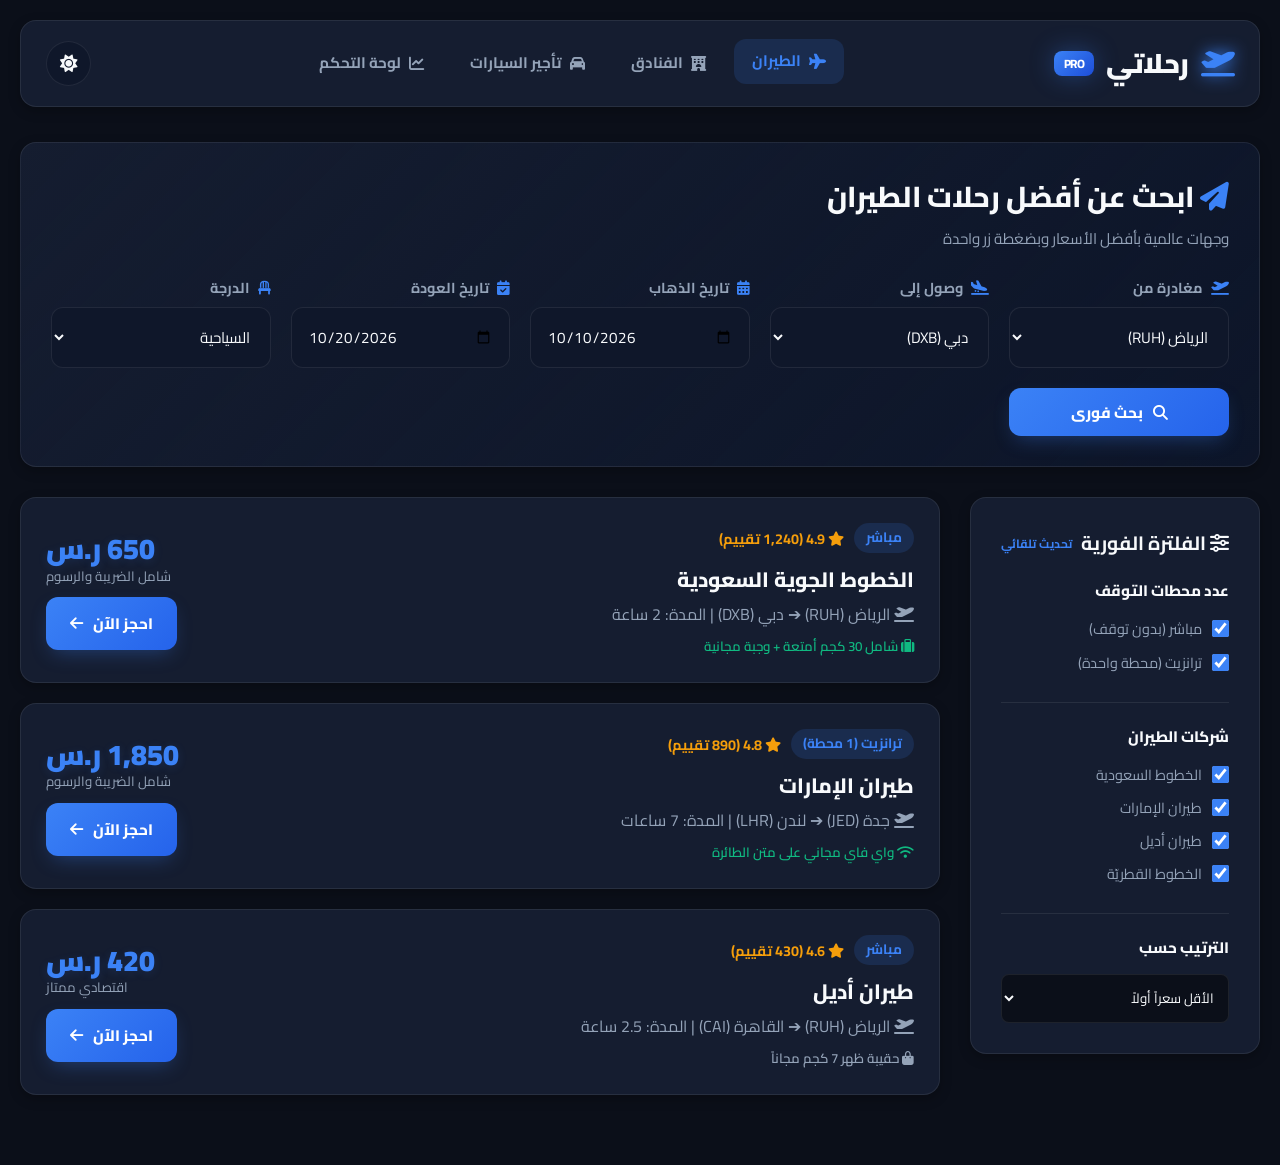
<file: index.html>
<!DOCTYPE html>
<html lang="ar" dir="rtl" data-theme="dark">

<head>
    <meta charset="UTF-8">
    <meta name="viewport" content="width=device-width, initial-scale=1.0">
    <title>رحلاتي PRO - الرئيسية وحجز الطيران</title>
    <!-- Font Awesome Icons -->
    <link rel="stylesheet" href="https://cdnjs.cloudflare.com/ajax/libs/font-awesome/6.4.0/css/all.min.css">
    <!-- Main CSS -->
    <link rel="stylesheet" href="css/style.css">
</head>

<body>

    <div class="app-container">
        <!-- Navigation Bar -->
        <nav class="navbar">
            <div class="logo">
                <i class="fa-solid fa-plane-departure" style="color: var(--primary);"></i>
                <span>رحلاتي</span> <span class="brand-tag">PRO</span>
            </div>

            <div class="nav-links">
                <a href="index.html" class="active"><i class="fa-solid fa-plane"></i> الطيران</a>
                <a href="hotel-details.html"><i class="fa-solid fa-hotel"></i> الفنادق</a>
                <a href="car-rental.html"><i class="fa-solid fa-car"></i> تأجير السيارات</a>
                <a href="dashboard.html"><i class="fa-solid fa-chart-line"></i> لوحة التحكم</a>
            </div>

            <div class="header-actions">
                <button class="icon-btn" id="themeToggleBtn" title="تبديل الثيم">
                    <i class="fa-solid fa-sun" id="themeIcon"></i>
                </button>
                <button class="icon-btn mobile-only" id="mobileMenuBtn" title="القائمة">
                    <i class="fa-solid fa-bars"></i>
                </button>
            </div>
        </nav>

        <!-- Search Flight Form Header -->
        <header class="card-box"
            style="margin-bottom: 30px; background: linear-gradient(135deg, var(--bg-surface), rgba(37, 99, 235, 0.08));">
            <h1 style="font-size: 1.8rem; font-weight: 800; margin-bottom: 8px;">
                <i class="fa-solid fa-paper-plane" style="color: var(--primary);"></i> ابحث عن أفضل رحلات الطيران
            </h1>
            <p style="color: var(--text-muted); font-size: 0.95rem;">وجهات عالمية بأفضل الأسعار وبضغطة زر واحدة</p>

            <form class="real-search-form grid-form">
                <div class="form-group">
                    <label><i class="fa-solid fa-plane-departure"></i> مغادرة من</label>
                    <select required>
                        <option value="RUH">الرياض (RUH)</option>
                        <option value="JED">جدة (JED)</option>

                        <option value="DMM">الدمام (DMM)</option>
                    </select>
                </div>

                <div class="form-group">
                    <label><i class="fa-solid fa-plane-arrival"></i> وصول إلى</label>
                    <select required>
                        <option value="DXB">دبي (DXB)</option>
                        <option value="CAI">القاهرة (CAI)</option>
                        <option value="IST">إسطنبول (IST)</option>
                        <option value="LHR">لندن (LHR)</option>
                    </select>
                </div>

                <div class="form-group">
                    <label><i class="fa-solid fa-calendar-days"></i> تاريخ الذهاب</label>
                    <input type="date" required value="2026-10-10">
                </div>

                <div class="form-group">
                    <label><i class="fa-solid fa-calendar-check"></i> تاريخ العودة</label>
                    <input type="date" value="2026-10-20">
                </div>

                <div class="form-group">
                    <label><i class="fa-solid fa-chair"></i> الدرجة</label>
                    <select>
                        <option value="eco">السياحية</option>
                        <option value="bus">الأعمال</option>
                        <option value="first">الأولى</option>
                    </select>
                </div>

                <div class="form-group" style="display: flex; align-items: flex-end;">
                    <button type="submit" class="action-btn primary" style="width: 100%; height: 48px;">
                        <i class="fa-solid fa-magnifying-glass"></i> بحث فورى
                    </button>
                </div>
            </form>
        </header>

        <!-- Main Content Layout (Sidebar + Results) -->
        <div class="content-layout">
            <!-- Filter Sidebar -->
            <aside class="card-box filter-sidebar">
                <h3
                    style="margin-bottom: 20px; font-size: 1.2rem; display: flex; align-items: center; justify-content: space-between;">
                    <span><i class="fa-solid fa-sliders"></i> الفلترة الفورية</span>
                    <small style="font-size: 0.75rem; color: var(--primary);">تحديث تلقائي</small>
                </h3>

                <div class="filter-group">
                    <h4>عدد محطات التوقف</h4>
                    <label><input type="checkbox" checked> مباشر (بدون توقف)</label>
                    <label><input type="checkbox" checked> ترانزيت (محطة واحدة)</label>
                </div>

                <div class="filter-group">
                    <h4>شركات الطيران</h4>
                    <label><input type="checkbox" checked> الخطوط السعودية</label>
                    <label><input type="checkbox" checked> طيران الإمارات</label>
                    <label><input type="checkbox" checked> طيران أديل</label>
                    <label><input type="checkbox" checked> الخطوط القطريّة</label>
                </div>

                <div class="filter-group">
                    <h4>الترتيب حسب</h4>
                    <select
                        style="width: 100%; padding: 10px; border-radius: 8px; border: 1px solid var(--border-color); background: var(--bg-body); color: var(--text-main);">
                        <option value="price-asc">الأقل سعراً أولاً</option>
                        <option value="rating-desc">الأعلى تقييماً</option>
                        <option value="duration-asc">الأقصر مدة</option>
                    </select>
                </div>
            </aside>

            <!-- Results Section -->
            <main>
                <!-- Flight Card 1 -->
                <div class="result-card">
                    <div>
                        <div style="display: flex; gap: 10px; align-items: center; margin-bottom: 10px;">
                            <span
                                style="background: var(--primary-light); color: var(--primary); padding: 4px 12px; border-radius: 20px; font-weight: 700; font-size: 0.85rem;">مباشر</span>
                            <span style="color: var(--accent); font-weight: 700; font-size: 0.9rem;"><i
                                    class="fa-solid fa-star"></i> 4.9 (1,240 تقييم)</span>
                        </div>
                        <h2>الخطوط الجوية السعودية</h2>
                        <p class="flight-type" style="color: var(--text-muted); margin-top: 5px;">
                            <i class="fa-solid fa-plane-departure"></i> الرياض (RUH) ➔ دبي (DXB) | المدة: 2 ساعة
                        </p>
                        <small style="color: var(--success); font-weight: 600; display: block; margin-top: 8px;">
                            <i class="fa-solid fa-suitcase"></i> شامل 30 كجم أمتعة + وجبة مجانية
                        </small>
                    </div>
                    <div class="price-box">
                        <div class="price">650 ر.س</div>
                        <small style="color: var(--text-muted); display: block; margin-bottom: 10px;">شامل الضريبة
                            والرسوم</small>
                        <button class="action-btn primary real-book-btn">
                            احجز الآن <i class="fa-solid fa-arrow-left"></i>
                        </button>
                    </div>
                </div>

                <!-- Flight Card 2 -->
                <div class="result-card">
                    <div>
                        <div style="display: flex; gap: 10px; align-items: center; margin-bottom: 10px;">
                            <span
                                style="background: var(--primary-light); color: var(--primary); padding: 4px 12px; border-radius: 20px; font-weight: 700; font-size: 0.85rem;">ترانزيت
                                (1 محطة)</span>
                            <span style="color: var(--accent); font-weight: 700; font-size: 0.9rem;"><i
                                    class="fa-solid fa-star"></i> 4.8 (890 تقييم)</span>
                        </div>
                        <h2>طيران الإمارات</h2>
                        <p class="flight-type" style="color: var(--text-muted); margin-top: 5px;">
                            <i class="fa-solid fa-plane-departure"></i> جدة (JED) ➔ لندن (LHR) | المدة: 7 ساعات
                        </p>
                        <small style="color: var(--success); font-weight: 600; display: block; margin-top: 8px;">
                            <i class="fa-solid fa-wifi"></i> واي فاي مجاني على متن الطائرة
                        </small>
                    </div>
                    <div class="price-box">
                        <div class="price">1,850 ر.س</div>
                        <small style="color: var(--text-muted); display: block; margin-bottom: 10px;">شامل الضريبة
                            والرسوم</small>
                        <button class="action-btn primary real-book-btn">
                            احجز الآن <i class="fa-solid fa-arrow-left"></i>
                        </button>
                    </div>
                </div>

                <!-- Flight Card 3 -->
                <div class="result-card">
                    <div>
                        <div style="display: flex; gap: 10px; align-items: center; margin-bottom: 10px;">
                            <span
                                style="background: var(--primary-light); color: var(--primary); padding: 4px 12px; border-radius: 20px; font-weight: 700; font-size: 0.85rem;">مباشر</span>
                            <span style="color: var(--accent); font-weight: 700; font-size: 0.9rem;"><i
                                    class="fa-solid fa-star"></i> 4.6 (430 تقييم)</span>
                        </div>
                        <h2>طيران أديل</h2>
                        <p class="flight-type" style="color: var(--text-muted); margin-top: 5px;">
                            <i class="fa-solid fa-plane-departure"></i> الرياض (RUH) ➔ القاهرة (CAI) | المدة: 2.5 ساعة
                        </p>
                        <small style="color: var(--text-muted); font-weight: 600; display: block; margin-top: 8px;">
                            <i class="fa-solid fa-bag-shopping"></i> حقيبة ظهر 7 كجم مجاناً
                        </small>
                    </div>
                    <div class="price-box">
                        <div class="price">420 ر.س</div>
                        <small style="color: var(--text-muted); display: block; margin-bottom: 10px;">اقتصادي
                            ممتاز</small>
                        <button class="action-btn primary real-book-btn">
                            احجز الآن <i class="fa-solid fa-arrow-left"></i>
                        </button>
                    </div>
                </div>

            </main>
        </div>
    </div>

    <!-- Main JS File -->
    <script src="js/main.js"></script>
</body>

</html>
</file>
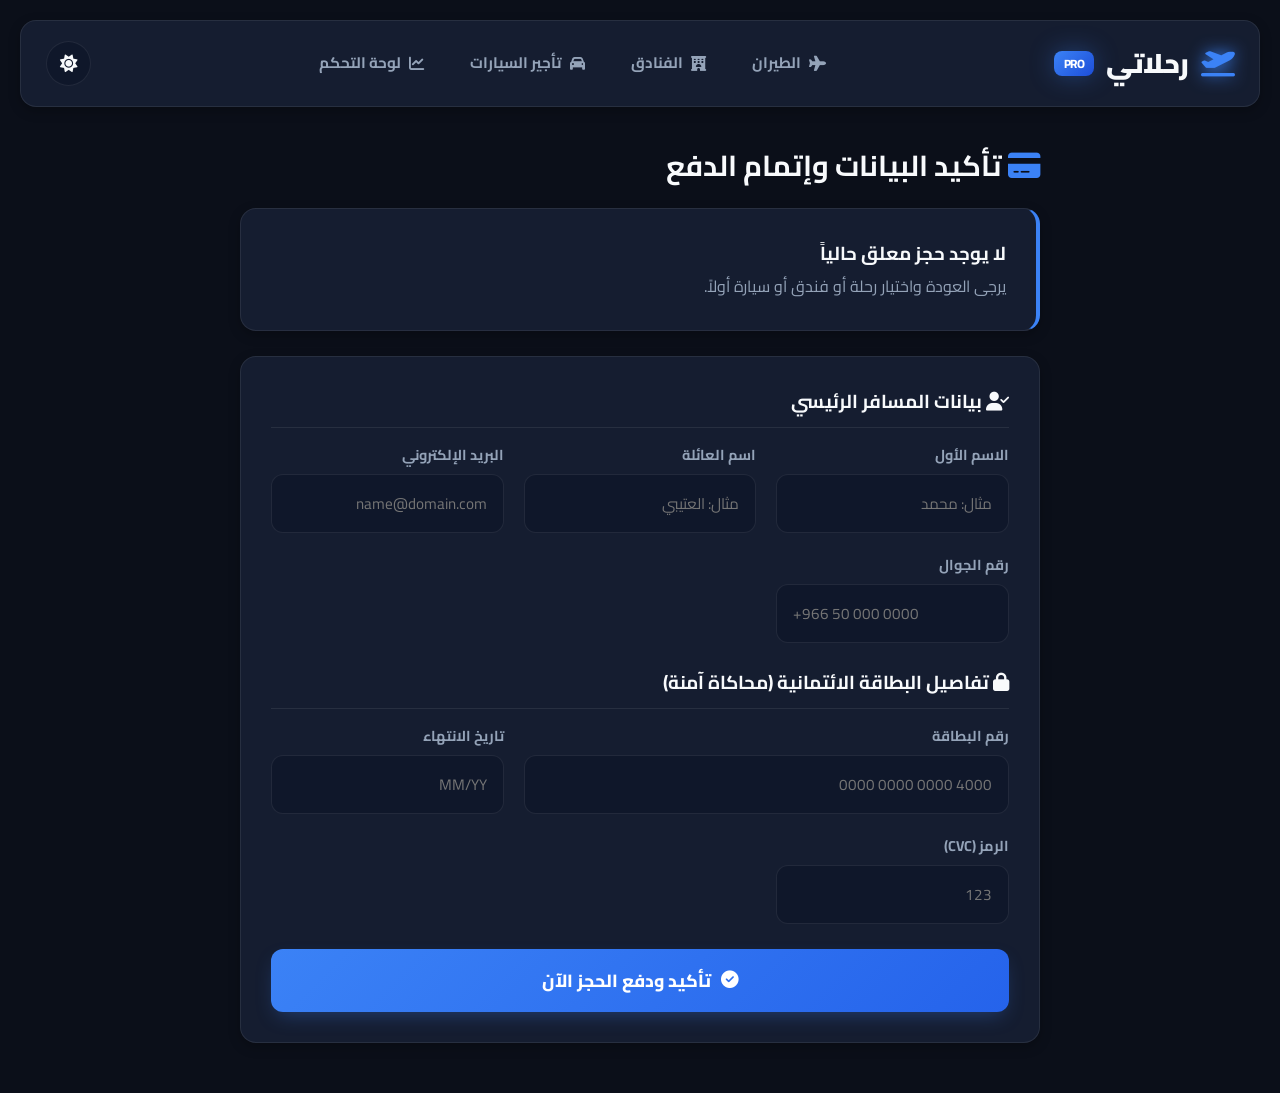
<file: booking.html>
<!DOCTYPE html>
<html lang="ar" dir="rtl" data-theme="dark">
<head>
    <meta charset="UTF-8">
    <meta name="viewport" content="width=device-width, initial-scale=1.0">
    <title>رحلاتي PRO - إتمام الحجز والدفع</title>
    <link rel="stylesheet" href="https://cdnjs.cloudflare.com/ajax/libs/font-awesome/6.4.0/css/all.min.css">
    <link rel="stylesheet" href="css/style.css">
</head>
<body>

    <div class="app-container">
        <!-- Navigation Bar -->
        <nav class="navbar">
            <div class="logo">
                <i class="fa-solid fa-plane-departure" style="color: var(--primary);"></i>
                <span>رحلاتي</span> <span class="brand-tag">PRO</span>
            </div>

            <div class="nav-links">
                <a href="index.html"><i class="fa-solid fa-plane"></i> الطيران</a>
                <a href="hotel-details.html"><i class="fa-solid fa-hotel"></i> الفنادق</a>
                <a href="car-rental.html"><i class="fa-solid fa-car"></i> تأجير السيارات</a>
                <a href="dashboard.html"><i class="fa-solid fa-chart-line"></i> لوحة التحكم</a>
            </div>

            <div class="header-actions">
                <button class="icon-btn" id="themeToggleBtn"><i class="fa-solid fa-sun" id="themeIcon"></i></button>
            </div>
        </nav>

        <div style="max-width: 800px; margin: 0 auto;">
            <h1 style="margin-bottom: 20px; font-size: 1.8rem;">
                <i class="fa-solid fa-credit-card" style="color: var(--primary);"></i> تأكيد البيانات وإتمام الدفع
            </h1>

            <!-- Selected Summary Box -->
            <div class="card-box" id="checkout-summary" style="margin-bottom: 25px; border-right: 4px solid var(--primary);">
                <!-- Dynamic Content Powered by main.js -->
            </div>

            <!-- Payment Form -->
            <form id="checkout-form" class="card-box">
                <h3 style="margin-bottom: 15px; border-bottom: 1px solid var(--border-color); padding-bottom: 10px;">
                    <i class="fa-solid fa-user-check"></i> بيانات المسافر الرئيسي
                </h3>

                <div class="grid-form" style="margin-top:0; margin-bottom:25px;">
                    <div class="form-group">
                        <label>الاسم الأول</label>
                        <input type="text" placeholder="مثال: محمد" required>
                    </div>
                    <div class="form-group">
                        <label>اسم العائلة</label>
                        <input type="text" placeholder="مثال: العتيبي" required>
                    </div>
                    <div class="form-group">
                        <label>البريد الإلكتروني</label>
                        <input type="email" placeholder="name@domain.com" required>
                    </div>
                    <div class="form-group">
                        <label>رقم الجوال</label>
                        <input type="tel" placeholder="+966 50 000 0000" required>
                    </div>
                </div>

                <h3 style="margin-bottom: 15px; border-bottom: 1px solid var(--border-color); padding-bottom: 10px;">
                    <i class="fa-solid fa-lock"></i> تفاصيل البطاقة الائتمانية (محاكاة آمنة)
                </h3>

                <div class="grid-form" style="margin-top:0;">
                    <div class="form-group" style="grid-column: span 2;">
                        <label>رقم البطاقة</label>
                        <input type="text" placeholder="4000 0000 0000 0000" maxlength="19" required>
                    </div>
                    <div class="form-group">
                        <label>تاريخ الانتهاء</label>
                        <input type="text" placeholder="MM/YY" maxlength="5" required>
                    </div>
                    <div class="form-group">
                        <label>الرمز (CVC)</label>
                        <input type="password" placeholder="123" maxlength="3" required>
                    </div>
                </div>

                <button type="submit" class="action-btn primary" style="width: 100%; padding: 15px; margin-top: 25px; font-size: 1.1rem;">
                    <i class="fa-solid fa-check-circle"></i> تأكيد ودفع الحجز الآن
                </button>
            </form>
        </div>
    </div>

    <script src="js/main.js"></script>
</body>
</html>
</file>
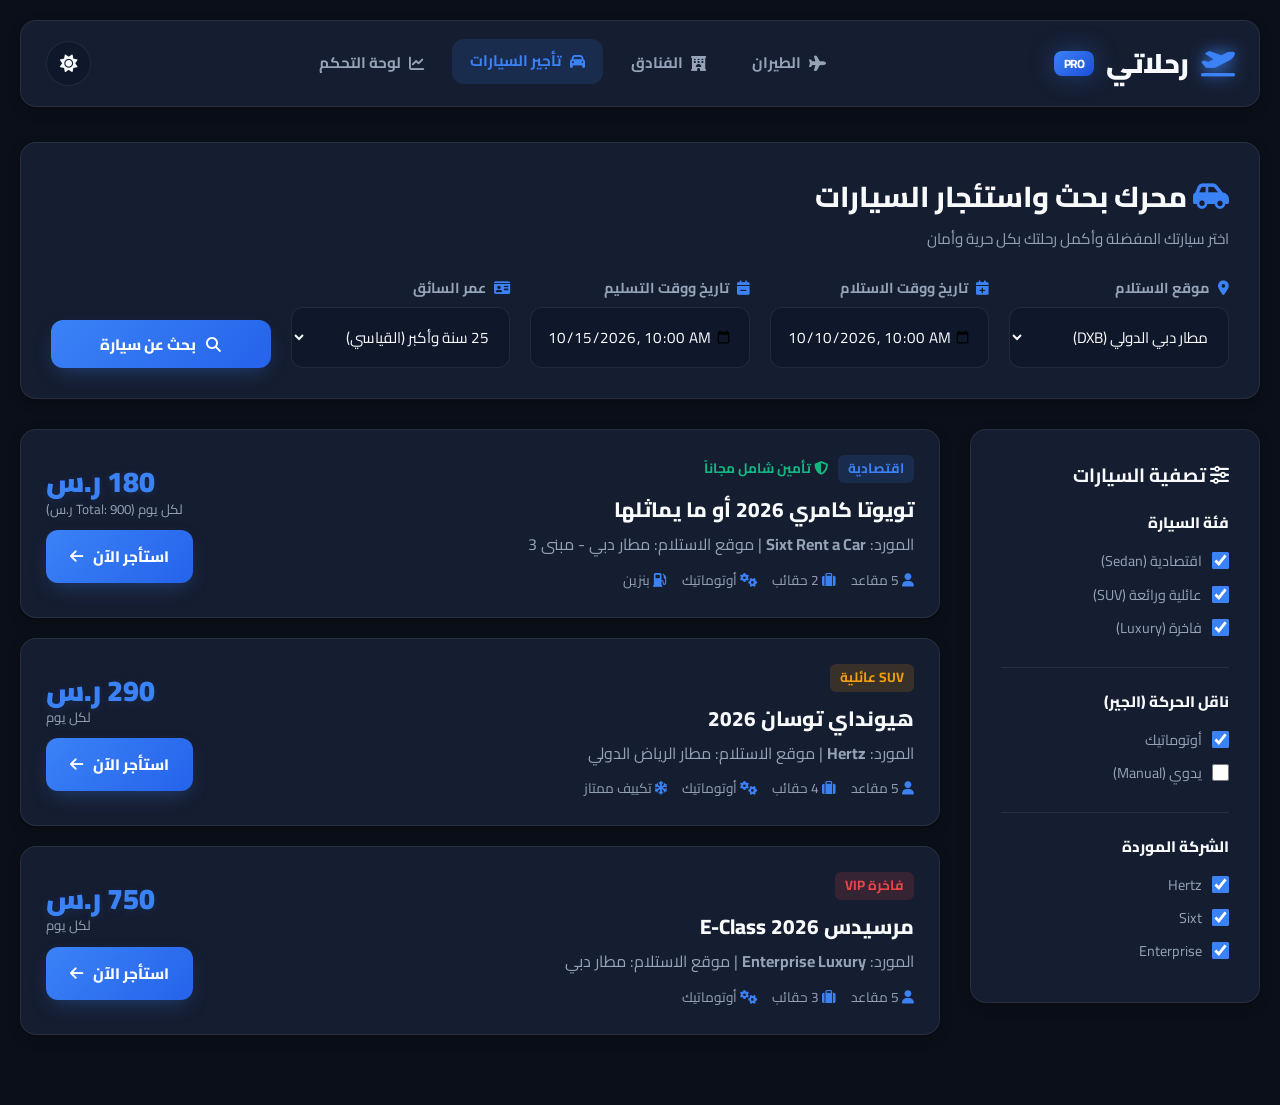
<file: car-rental.htm>
<!DOCTYPE html>
<html lang="ar" dir="rtl" data-theme="dark">
<head>
    <meta charset="UTF-8">
    <meta name="viewport" content="width=device-width, initial-scale=1.0">
    <title>رحلاتي PRO - تأجير السيارات</title>
    <link rel="stylesheet" href="https://cdnjs.cloudflare.com/ajax/libs/font-awesome/6.4.0/css/all.min.css">
    <link rel="stylesheet" href="css/style.css">
</head>
<body>

    <div class="app-container">
        <!-- Navigation Bar -->
        <nav class="navbar">
            <div class="logo">
                <i class="fa-solid fa-plane-departure" style="color: var(--primary);"></i>
                <span>رحلاتي</span> <span class="brand-tag">PRO</span>
            </div>

            <div class="nav-links">
                <a href="index.html"><i class="fa-solid fa-plane"></i> الطيران</a>
                <a href="hotel-details.html"><i class="fa-solid fa-hotel"></i> الفنادق</a>
                <a href="car-rental.html" class="active"><i class="fa-solid fa-car"></i> تأجير السيارات</a>
                <a href="dashboard.html"><i class="fa-solid fa-chart-line"></i> لوحة التحكم</a>
            </div>

            <div class="header-actions">
                <button class="icon-btn" id="themeToggleBtn"><i class="fa-solid fa-sun" id="themeIcon"></i></button>
                <button class="icon-btn mobile-only" id="mobileMenuBtn"><i class="fa-solid fa-bars"></i></button>
            </div>
        </nav>

        <!-- Advanced Car Search Engine Form -->
        <header class="card-box" style="margin-bottom: 30px;">
            <h1 style="font-size: 1.8rem; font-weight: 800; margin-bottom: 8px;">
                <i class="fa-solid fa-car-side" style="color: var(--primary);"></i> محرك بحث واستئجار السيارات
            </h1>
            <p style="color: var(--text-muted); font-size: 0.95rem;">اختر سيارتك المفضلة وأكمل رحلتك بكل حرية وأمان</p>

            <form class="real-search-form grid-form">
                <div class="form-group">
                    <label><i class="fa-solid fa-location-dot"></i> موقع الاستلام</label>
                    <select required>
                        <option>مطار دبي الدولي (DXB)</option>
                        <option>مطار الرياض الدولي (RUH)</option>
                        <option>مطار جدة الدولي (JED)</option>
                    </select>
                </div>

                <div class="form-group">
                    <label><i class="fa-solid fa-calendar-plus"></i> تاريخ ووقت الاستلام</label>
                    <input type="datetime-local" required value="2026-10-10T10:00">
                </div>

                <div class="form-group">
                    <label><i class="fa-solid fa-calendar-minus"></i> تاريخ ووقت التسليم</label>
                    <input type="datetime-local" required value="2026-10-15T10:00">
                </div>

                <div class="form-group">
                    <label><i class="fa-solid fa-id-card"></i> عمر السائق</label>
                    <select>
                        <option>25 سنة وأكبر (القياسي)</option>
                        <option>21 - 24 سنة</option>
                    </select>
                </div>

                <div class="form-group" style="display: flex; align-items: flex-end;">
                    <button type="submit" class="action-btn primary" style="width: 100%; height: 48px;">
                        <i class="fa-solid fa-magnifying-glass"></i> بحث عن سيارة
                    </button>
                </div>
            </form>
        </header>

        <div class="content-layout">
            <!-- Filter Sidebar -->
            <aside class="card-box filter-sidebar">
                <h3 style="margin-bottom: 20px; font-size: 1.2rem;"><i class="fa-solid fa-sliders"></i> تصفية السيارات</h3>

                <div class="filter-group">
                    <h4>فئة السيارة</h4>
                    <label><input type="checkbox" checked> اقتصادية (Sedan)</label>
                    <label><input type="checkbox" checked> عائلية ورائعة (SUV)</label>
                    <label><input type="checkbox" checked> فاخرة (Luxury)</label>
                </div>

                <div class="filter-group">
                    <h4>ناقل الحركة (الجير)</h4>
                    <label><input type="checkbox" checked> أوتوماتيك</label>
                    <label><input type="checkbox"> يدوي (Manual)</label>
                </div>

                <div class="filter-group">
                    <h4>الشركة الموردة</h4>
                    <label><input type="checkbox" checked> Hertz</label>
                    <label><input type="checkbox" checked> Sixt</label>
                    <label><input type="checkbox" checked> Enterprise</label>
                </div>
            </aside>

            <!-- Car List -->
            <main>
                <!-- Car Card 1 -->
                <div class="result-card">
                    <div>
                        <div style="display: flex; gap: 10px; align-items: center; margin-bottom: 10px;">
                            <span style="background: var(--primary-light); color: var(--primary); padding: 3px 10px; border-radius: 6px; font-weight: 700; font-size: 0.85rem;">اقتصادية</span>
                            <span style="color: var(--success); font-weight: 700; font-size: 0.85rem;"><i class="fa-solid fa-shield-halved"></i> تأمين شامل مجاناً</span>
                        </div>
                        <h2>تويوتا كامري 2026 أو ما يماثلها</h2>
                        <p class="pickup-loc" style="color: var(--text-muted); margin-top: 5px;">
                            المورد: <strong>Sixt Rent a Car</strong> | موقع الاستلام: مطار دبي - مبنى 3
                        </p>
                        <div style="margin-top: 12px; display: flex; gap: 15px; color: var(--text-muted); font-size: 0.85rem; flex-wrap: wrap;">
                            <span><i class="fa-solid fa-user" style="color: var(--primary);"></i> 5 مقاعد</span>
                            <span><i class="fa-solid fa-suitcase" style="color: var(--primary);"></i> 2 حقائب</span>
                            <span><i class="fa-solid fa-gears" style="color: var(--primary);"></i> أوتوماتيك</span>
                            <span><i class="fa-solid fa-gas-pump" style="color: var(--primary);"></i> بنزين</span>
                        </div>
                    </div>
                    <div class="price-box">
                        <div class="price">180 ر.س</div>
                        <small style="color: var(--text-muted); display: block; margin-bottom: 10px;">لكل يوم (Total: 900 ر.س)</small>
                        <button class="action-btn primary real-book-btn">
                            استأجر الآن <i class="fa-solid fa-arrow-left"></i>
                        </button>
                    </div>
                </div>

                <!-- Car Card 2 -->
                <div class="result-card">
                    <div>
                        <div style="display: flex; gap: 10px; align-items: center; margin-bottom: 10px;">
                            <span style="background: rgba(245, 158, 11, 0.15); color: var(--accent); padding: 3px 10px; border-radius: 6px; font-weight: 700; font-size: 0.85rem;">SUV عائلية</span>
                        </div>
                        <h2>هيونداي توسان 2026</h2>
                        <p class="pickup-loc" style="color: var(--text-muted); margin-top: 5px;">
                            المورد: <strong>Hertz</strong> | موقع الاستلام: مطار الرياض الدولي
                        </p>
                        <div style="margin-top: 12px; display: flex; gap: 15px; color: var(--text-muted); font-size: 0.85rem; flex-wrap: wrap;">
                            <span><i class="fa-solid fa-user" style="color: var(--primary);"></i> 5 مقاعد</span>
                            <span><i class="fa-solid fa-suitcase" style="color: var(--primary);"></i> 4 حقائب</span>
                            <span><i class="fa-solid fa-gears" style="color: var(--primary);"></i> أوتوماتيك</span>
                            <span><i class="fa-solid fa-snowflake" style="color: var(--primary);"></i> تكييف ممتاز</span>
                        </div>
                    </div>
                    <div class="price-box">
                        <div class="price">290 ر.س</div>
                        <small style="color: var(--text-muted); display: block; margin-bottom: 10px;">لكل يوم</small>
                        <button class="action-btn primary real-book-btn">
                            استأجر الآن <i class="fa-solid fa-arrow-left"></i>
                        </button>
                    </div>
                </div>

                <!-- Car Card 3 -->
                <div class="result-card">
                    <div>
                        <div style="display: flex; gap: 10px; align-items: center; margin-bottom: 10px;">
                            <span style="background: rgba(239, 68, 68, 0.15); color: var(--danger); padding: 3px 10px; border-radius: 6px; font-weight: 700; font-size: 0.85rem;">فاخرة VIP</span>
                        </div>
                        <h2>مرسيدس E-Class 2026</h2>
                        <p class="pickup-loc" style="color: var(--text-muted); margin-top: 5px;">
                            المورد: <strong>Enterprise Luxury</strong> | موقع الاستلام: مطار دبي
                        </p>
                        <div style="margin-top: 12px; display: flex; gap: 15px; color: var(--text-muted); font-size: 0.85rem; flex-wrap: wrap;">
                            <span><i class="fa-solid fa-user" style="color: var(--primary);"></i> 5 مقاعد</span>
                            <span><i class="fa-solid fa-suitcase" style="color: var(--primary);"></i> 3 حقائب</span>
                            <span><i class="fa-solid fa-gears" style="color: var(--primary);"></i> أوتوماتيك</span>
                        </div>
                    </div>
                    <div class="price-box">
                        <div class="price">750 ر.س</div>
                        <small style="color: var(--text-muted); display: block; margin-bottom: 10px;">لكل يوم</small>
                        <button class="action-btn primary real-book-btn">
                            استأجر الآن <i class="fa-solid fa-arrow-left"></i>
                        </button>
                    </div>
                </div>

            </main>
        </div>
    </div>

    <script src="js/main.js"></script>
</body>
</html>
</file>
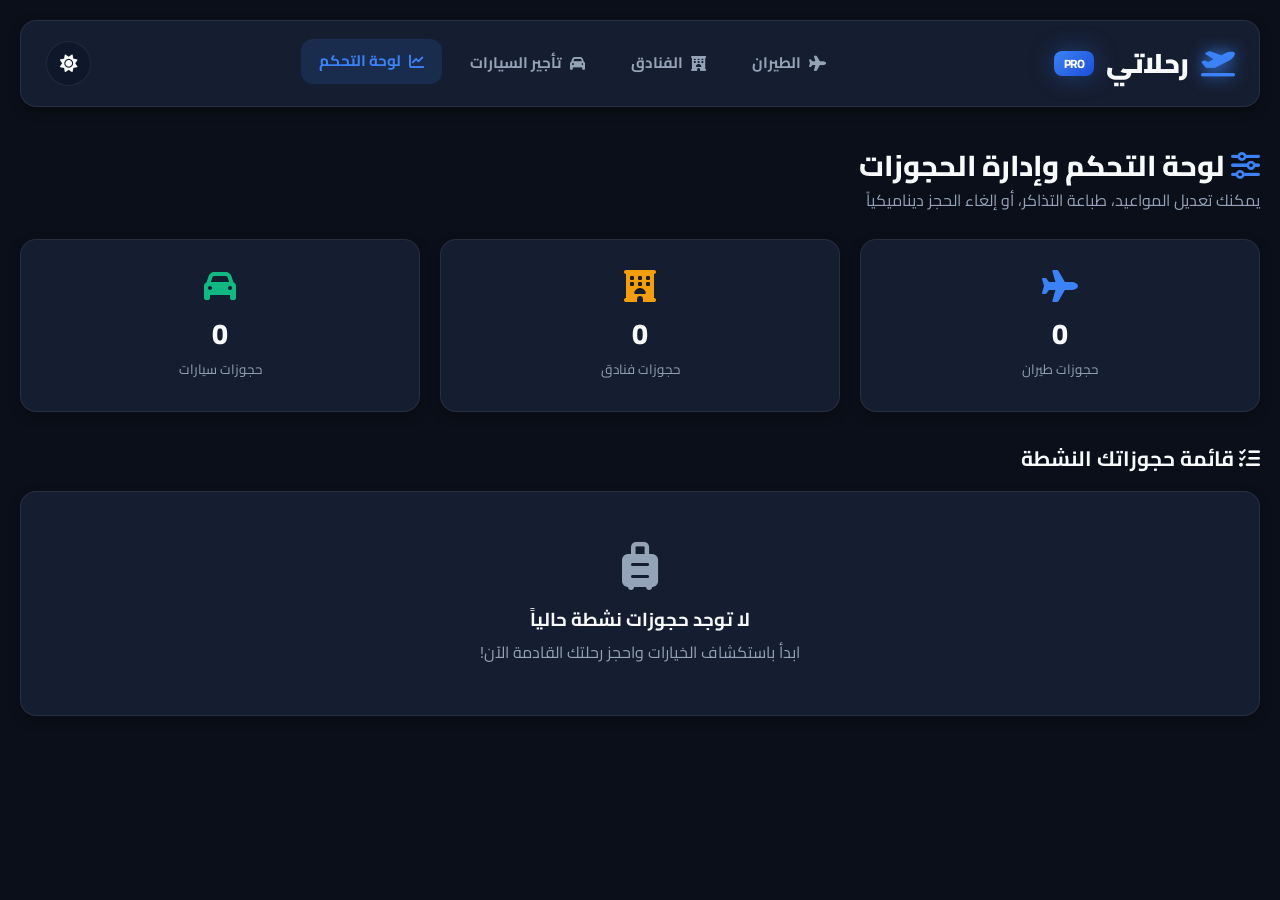
<file: dashboard.html>
<!DOCTYPE html>
<html lang="ar" dir="rtl" data-theme="dark">
<head>
    <meta charset="UTF-8">
    <meta name="viewport" content="width=device-width, initial-scale=1.0">
    <title>رحلاتي PRO - إدارة الحجوزات</title>
    <link rel="stylesheet" href="https://cdnjs.cloudflare.com/ajax/libs/font-awesome/6.4.0/css/all.min.css">
    <link rel="stylesheet" href="css/style.css">
</head>
<body>

    <div class="app-container">
        <!-- Navigation Bar -->
        <nav class="navbar">
            <div class="logo">
                <i class="fa-solid fa-plane-departure" style="color: var(--primary);"></i>
                <span>رحلاتي</span> <span class="brand-tag">PRO</span>
            </div>

            <div class="nav-links">
                <a href="index.html"><i class="fa-solid fa-plane"></i> الطيران</a>
                <a href="hotel-details.html"><i class="fa-solid fa-hotel"></i> الفنادق</a>
                <a href="car-rental.html"><i class="fa-solid fa-car"></i> تأجير السيارات</a>
                <a href="dashboard.html" class="active"><i class="fa-solid fa-chart-line"></i> لوحة التحكم</a>
            </div>

            <div class="header-actions">
                <button class="icon-btn" id="themeToggleBtn"><i class="fa-solid fa-sun" id="themeIcon"></i></button>
                <button class="icon-btn mobile-only" id="mobileMenuBtn"><i class="fa-solid fa-bars"></i></button>
            </div>
        </nav>

        <header style="margin-bottom: 25px;">
            <h1 style="font-size: 1.8rem; font-weight: 800;">
                <i class="fa-solid fa-sliders" style="color: var(--primary);"></i> لوحة التحكم وإدارة الحجوزات
            </h1>
            <p style="color: var(--text-muted);">يمكنك تعديل المواعيد، طباعة التذاكر، أو إلغاء الحجز ديناميكياً</p>
        </header>

        <!-- Stats Overview Cards -->
        <div style="display: grid; grid-template-columns: repeat(auto-fit, minmax(200px, 1fr)); gap: 20px; margin-bottom: 30px;">
            <div class="card-box" style="text-align: center;">
                <i class="fa-solid fa-plane" style="font-size: 2rem; color: var(--primary); margin-bottom: 8px;"></i>
                <div style="font-size: 1.8rem; font-weight: 800;" id="stat-flights">0</div>
                <small style="color: var(--text-muted);">حجوزات طيران</small>
            </div>

            <div class="card-box" style="text-align: center;">
                <i class="fa-solid fa-hotel" style="font-size: 2rem; color: var(--accent); margin-bottom: 8px;"></i>
                <div style="font-size: 1.8rem; font-weight: 800;" id="stat-hotels">0</div>
                <small style="color: var(--text-muted);">حجوزات فنادق</small>
            </div>

            <div class="card-box" style="text-align: center;">
                <i class="fa-solid fa-car" style="font-size: 2rem; color: var(--success); margin-bottom: 8px;"></i>
                <div style="font-size: 1.8rem; font-weight: 800;" id="stat-cars">0</div>
                <small style="color: var(--text-muted);">حجوزات سيارات</small>
            </div>
        </div>

        <!-- Bookings List Section -->
        <h2 style="margin-bottom: 15px; font-size: 1.3rem;"><i class="fa-solid fa-list-check"></i> قائمة حجوزاتك النشطة</h2>
        
        <div id="dynamic-booking-list">
            <!-- Dynamic Injection via js/main.js -->
        </div>
    </div>

    <!-- Edit Booking Modal -->
    <div class="modal-overlay" id="editModal">
        <div class="modal-card">
            <div class="modal-header">
                <h3><i class="fa-solid fa-pen-to-square" style="color: var(--primary);"></i> تعديل تفاصيل الحجز</h3>
                <button class="close-modal-btn" onclick="closeEditModal()">&times;</button>
            </div>

            <form onsubmit="saveBookingEdit(event)">
                <input type="hidden" id="edit-booking-id">

                <div class="form-group" style="margin-bottom: 15px;">
                    <label>عنوان الحجز / الخدمة</label>
                    <input type="text" id="edit-booking-title" required>
                </div>

                <div class="form-group" style="margin-bottom: 15px;">
                    <label>المواصفات والبيانات</label>
                    <input type="text" id="edit-booking-info" required>
                </div>

                <div class="form-group" style="margin-bottom: 20px;">
                    <label>تاريخ الحجز / السفر</label>
                    <input type="text" id="edit-booking-date" required>
                </div>

                <div style="display: flex; gap: 10px; justify-content: flex-end;">
                    <button type="button" class="action-btn secondary" onclick="closeEditModal()">إلغاء</button>
                    <button type="submit" class="action-btn primary"><i class="fa-solid fa-floppy-disk"></i> حفظ التغيرات</button>
                </div>
            </form>
        </div>
    </div>

    <script src="js/main.js"></script>
</body>
</html>
</file>
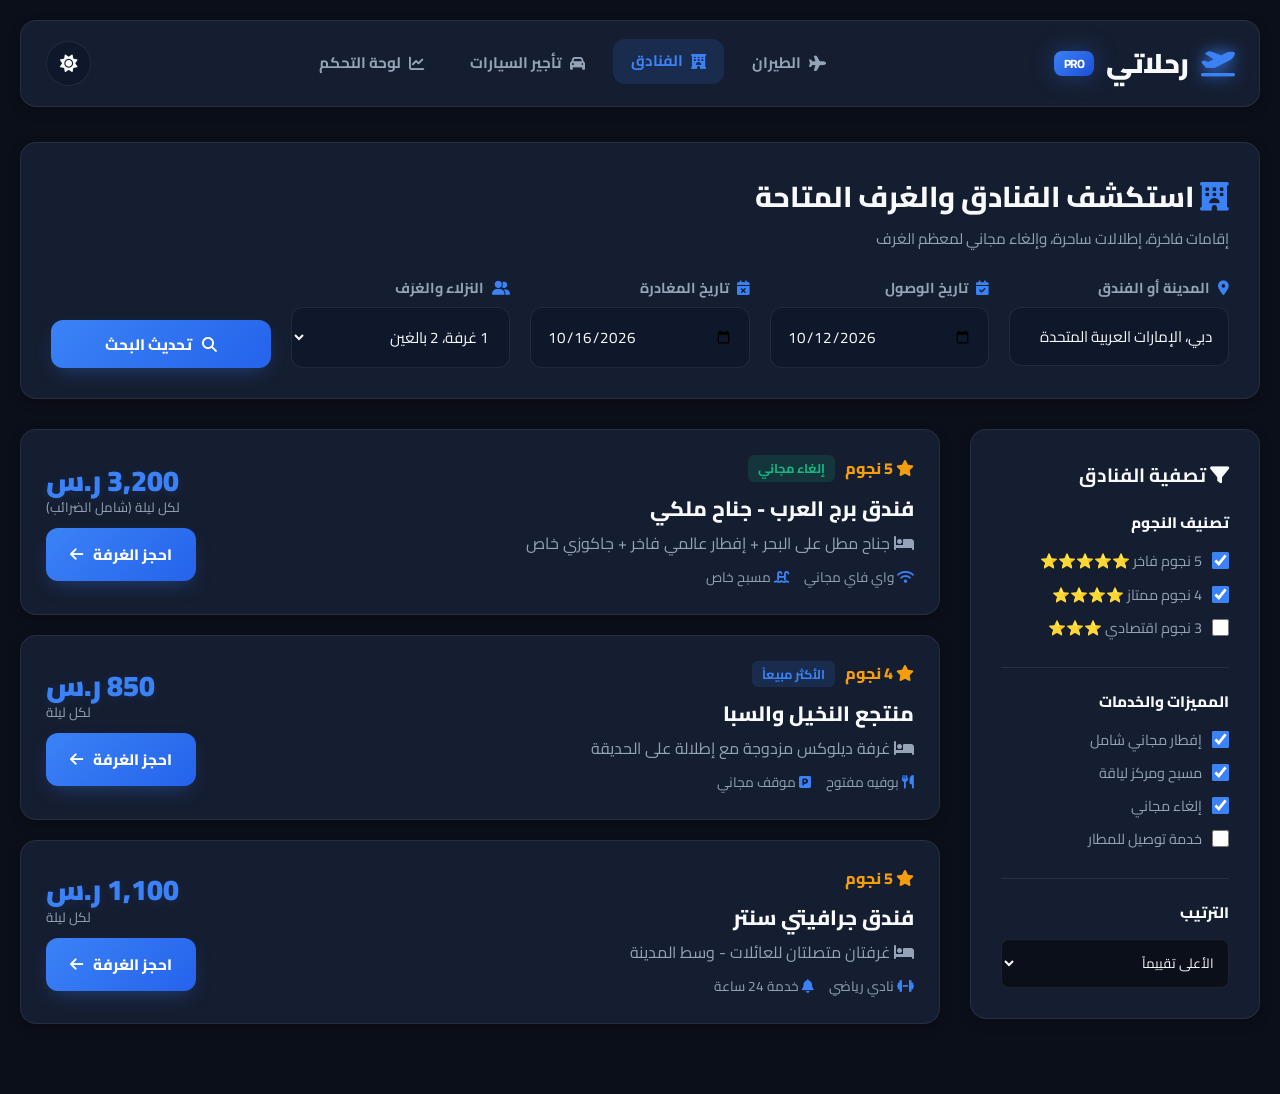
<file: hotel-details.html>
<!DOCTYPE html>
<html lang="ar" dir="rtl" data-theme="dark">
<head>
    <meta charset="UTF-8">
    <meta name="viewport" content="width=device-width, initial-scale=1.0">
    <title>رحلاتي PRO - الفنادق والإقامة</title>
    <link rel="stylesheet" href="https://cdnjs.cloudflare.com/ajax/libs/font-awesome/6.4.0/css/all.min.css">
    <link rel="stylesheet" href="css/style.css">
</head>
<body>

    <div class="app-container">
        <!-- Navigation Bar -->
        <nav class="navbar">
            <div class="logo">
                <i class="fa-solid fa-plane-departure" style="color: var(--primary);"></i>
                <span>رحلاتي</span> <span class="brand-tag">PRO</span>
            </div>

            <div class="nav-links">
                <a href="index.html"><i class="fa-solid fa-plane"></i> الطيران</a>
                <a href="hotel-details.html" class="active"><i class="fa-solid fa-hotel"></i> الفنادق</a>
                <a href="car-rental.html"><i class="fa-solid fa-car"></i> تأجير السيارات</a>
                <a href="dashboard.html"><i class="fa-solid fa-chart-line"></i> لوحة التحكم</a>
            </div>

            <div class="header-actions">
                <button class="icon-btn" id="themeToggleBtn"><i class="fa-solid fa-sun" id="themeIcon"></i></button>
                <button class="icon-btn mobile-only" id="mobileMenuBtn"><i class="fa-solid fa-bars"></i></button>
            </div>
        </nav>

        <!-- Search Hotel Form Header -->
        <header class="card-box" style="margin-bottom: 30px;">
            <h1 style="font-size: 1.8rem; font-weight: 800; margin-bottom: 8px;">
                <i class="fa-solid fa-hotel" style="color: var(--primary);"></i> استكشف الفنادق والغرف المتاحة
            </h1>
            <p style="color: var(--text-muted); font-size: 0.95rem;">إقامات فاخرة، إطلالات ساحرة، وإلغاء مجاني لمعظم الغرف</p>

            <form class="real-search-form grid-form">
                <div class="form-group">
                    <label><i class="fa-solid fa-location-dot"></i> المدينة أو الفندق</label>
                    <input type="text" value="دبي، الإمارات العربية المتحدة" required>
                </div>

                <div class="form-group">
                    <label><i class="fa-solid fa-calendar-check"></i> تاريخ الوصول</label>
                    <input type="date" required value="2026-10-12">
                </div>

                <div class="form-group">
                    <label><i class="fa-solid fa-calendar-xmark"></i> تاريخ المغادرة</label>
                    <input type="date" required value="2026-10-16">
                </div>

                <div class="form-group">
                    <label><i class="fa-solid fa-user-group"></i> النزلاء والغرَف</label>
                    <select>
                        <option>1 غرفة، 2 بالغين</option>
                        <option>1 غرفة، 1 بالغ</option>
                        <option>2 غرفة، 4 بالغين</option>
                    </select>
                </div>

                <div class="form-group" style="display: flex; align-items: flex-end;">
                    <button type="submit" class="action-btn primary" style="width: 100%; height: 48px;">
                        <i class="fa-solid fa-magnifying-glass"></i> تحديث البحث
                    </button>
                </div>
            </form>
        </header>

        <div class="content-layout">
            <!-- Filter Sidebar -->
            <aside class="card-box filter-sidebar">
                <h3 style="margin-bottom: 20px; font-size: 1.2rem;"><i class="fa-solid fa-filter"></i> تصفية الفنادق</h3>

                <div class="filter-group">
                    <h4>تصنيف النجوم</h4>
                    <label><input type="checkbox" checked> 5 نجوم فاخر ⭐⭐⭐⭐⭐</label>
                    <label><input type="checkbox" checked> 4 نجوم ممتاز ⭐⭐⭐⭐</label>
                    <label><input type="checkbox"> 3 نجوم اقتصادي ⭐⭐⭐</label>
                </div>

                <div class="filter-group">
                    <h4>المميزات والخدمات</h4>
                    <label><input type="checkbox" checked> إفطار مجاني شامل</label>
                    <label><input type="checkbox" checked> مسبح ومركز لياقة</label>
                    <label><input type="checkbox" checked> إلغاء مجاني</label>
                    <label><input type="checkbox"> خدمة توصيل للمطار</label>
                </div>

                <div class="filter-group">
                    <h4>الترتيب</h4>
                    <select style="width:100%; padding:10px; border-radius:8px; border:1px solid var(--border-color); background:var(--bg-body); color:var(--text-main);">
                        <option>الأعلى تقييماً</option>
                        <option>السعر: من الأقل للأعلى</option>
                        <option>السعر: من الأعلى للأقل</option>
                    </select>
                </div>
            </aside>

            <!-- Hotel List -->
            <main>
                <!-- Hotel Card 1 -->
                <div class="result-card">
                    <div>
                        <div style="display: flex; gap: 10px; align-items: center; margin-bottom: 10px;">
                            <span style="color: var(--accent); font-weight: 800;"><i class="fa-solid fa-star"></i> 5 نجوم</span>
                            <span style="background: rgba(16, 185, 129, 0.15); color: var(--success); padding: 3px 10px; border-radius: 6px; font-weight: 700; font-size: 0.8rem;">إلغاء مجاني</span>
                        </div>
                        <h2>فندق برج العرب - جناح ملكي</h2>
                        <p class="room-spec" style="color: var(--text-muted); margin-top: 5px;">
                            <i class="fa-solid fa-bed"></i> جناح مطل على البحر + إفطار عالمي فاخر + جاكوزي خاص
                        </p>
                        <div style="margin-top: 10px; display: flex; gap: 15px; color: var(--text-muted); font-size: 0.85rem;">
                            <span><i class="fa-solid fa-wifi" style="color: var(--primary);"></i> واي فاي مجاني</span>
                            <span><i class="fa-solid fa-water-ladder" style="color: var(--primary);"></i> مسبح خاص</span>
                        </div>
                    </div>
                    <div class="price-box">
                        <div class="price">3,200 ر.س</div>
                        <small style="color: var(--text-muted); display: block; margin-bottom: 10px;">لكل ليلة (شامل الضرائب)</small>
                        <button class="action-btn primary real-book-btn">
                            احجز الغرفة <i class="fa-solid fa-arrow-left"></i>
                        </button>
                    </div>
                </div>

                <!-- Hotel Card 2 -->
                <div class="result-card">
                    <div>
                        <div style="display: flex; gap: 10px; align-items: center; margin-bottom: 10px;">
                            <span style="color: var(--accent); font-weight: 800;"><i class="fa-solid fa-star"></i> 4 نجوم</span>
                            <span style="background: var(--primary-light); color: var(--primary); padding: 3px 10px; border-radius: 6px; font-weight: 700; font-size: 0.8rem;">الأكثر مبيعاً</span>
                        </div>
                        <h2>منتجع النخيل والسبا</h2>
                        <p class="room-spec" style="color: var(--text-muted); margin-top: 5px;">
                            <i class="fa-solid fa-bed"></i> غرفة ديلوكس مزدوجة مع إطلالة على الحديقة
                        </p>
                        <div style="margin-top: 10px; display: flex; gap: 15px; color: var(--text-muted); font-size: 0.85rem;">
                            <span><i class="fa-solid fa-utensils" style="color: var(--primary);"></i> بوفيه مفتوح</span>
                            <span><i class="fa-solid fa-square-parking" style="color: var(--primary);"></i> موقف مجاني</span>
                        </div>
                    </div>
                    <div class="price-box">
                        <div class="price">850 ر.س</div>
                        <small style="color: var(--text-muted); display: block; margin-bottom: 10px;">لكل ليلة</small>
                        <button class="action-btn primary real-book-btn">
                            احجز الغرفة <i class="fa-solid fa-arrow-left"></i>
                        </button>
                    </div>
                </div>

                <!-- Hotel Card 3 -->
                <div class="result-card">
                    <div>
                        <div style="display: flex; gap: 10px; align-items: center; margin-bottom: 10px;">
                            <span style="color: var(--accent); font-weight: 800;"><i class="fa-solid fa-star"></i> 5 نجوم</span>
                        </div>
                        <h2>فندق جرافيتي سنتر</h2>
                        <p class="room-spec" style="color: var(--text-muted); margin-top: 5px;">
                            <i class="fa-solid fa-bed"></i> غرفتان متصلتان للعائلات - وسط المدينة
                        </p>
                        <div style="margin-top: 10px; display: flex; gap: 15px; color: var(--text-muted); font-size: 0.85rem;">
                            <span><i class="fa-solid fa-dumbbell" style="color: var(--primary);"></i> نادي رياضي</span>
                            <span><i class="fa-solid fa-bell" style="color: var(--primary);"></i> خدمة 24 ساعة</span>
                        </div>
                    </div>
                    <div class="price-box">
                        <div class="price">1,100 ر.س</div>
                        <small style="color: var(--text-muted); display: block; margin-bottom: 10px;">لكل ليلة</small>
                        <button class="action-btn primary real-book-btn">
                            احجز الغرفة <i class="fa-solid fa-arrow-left"></i>
                        </button>
                    </div>
                </div>

            </main>
        </div>
    </div>

    <script src="js/main.js"></script>
</body>
</html>
</file>
<file: css/style.css>
/* ==========================================================================
   رحلاتي PRO - Luxury & Modern Responsive Design System
   ========================================================================== */

@import url('https://fonts.googleapis.com/css2?family=Cairo:wght@400;500;600;700;800;900&display=swap');

/* --------------------------------------------------------------------------
   1. المتغيرات ونظام الألوان (Design Tokens)
   -------------------------------------------------------------------------- */
:root {
    /* الألوان الأساسية - الوضع الداكن (الفخم) */
    --primary: #3b82f6;
    --primary-hover: #2563eb;
    --primary-light: rgba(59, 130, 246, 0.15);
    --primary-glow: rgba(59, 130, 246, 0.35);
    
    --accent: #f59e0b;
    --accent-hover: #d97706;
    --success: #10b981;
    --danger: #ef4444;
    
    /* الخلفيات والأسطح */
    --bg-body: #0b0f19;
    --bg-surface: #151d30;
    --bg-card: #1e293b;
    --bg-input: #0f172a;
    
    /* النصوص والحدود */
    --text-main: #f8fafc;
    --text-muted: #94a3b8;
    --border-color: rgba(255, 255, 255, 0.08);
    --border-hover: rgba(59, 130, 246, 0.4);
    
    /* الظلال والانحناءات */
    --shadow-sm: 0 4px 12px rgba(0, 0, 0, 0.25);
    --shadow-lg: 0 20px 40px -15px rgba(0, 0, 0, 0.5);
    --shadow-glow: 0 0 25px var(--primary-glow);
    
    --radius-main: 16px;
    --radius-btn: 12px;
    --transition: all 0.3s cubic-bezier(0.4, 0, 0.2, 1);
}

/* التبديل للوضع المضيء (Light Theme) */
[data-theme="light"] {
    --bg-body: #f8fafc;
    --bg-surface: #ffffff;
    --bg-card: #ffffff;
    --bg-input: #f1f5f9;
    
    --text-main: #0f172a;
    --text-muted: #64748b;
    --border-color: #e2e8f0;
    --border-hover: rgba(37, 99, 235, 0.5);
    
    --shadow-sm: 0 4px 15px rgba(0, 0, 0, 0.05);
    --shadow-lg: 0 15px 35px -10px rgba(0, 0, 0, 0.1);
    --shadow-glow: 0 8px 20px rgba(37, 99, 235, 0.2);
}

/* --------------------------------------------------------------------------
   2. التنسيقات العامة للصحفة (Global Resets)
   -------------------------------------------------------------------------- */
* {
    box-sizing: border-box;
    margin: 0;
    padding: 0;
    font-family: 'Cairo', sans-serif;
    -webkit-tap-highlight-color: transparent;
}

body {
    background-color: var(--bg-body);
    color: var(--text-main);
    line-height: 1.6;
    transition: background-color 0.4s ease, color 0.4s ease;
    overflow-x: hidden;
}

.app-container {
    max-width: 1280px;
    margin: 0 auto;
    padding: 0 20px 50px;
}

/* --------------------------------------------------------------------------
   3. شريط التنقل العلوي الفاخر (Navbar)
   -------------------------------------------------------------------------- */
.navbar {
    display: flex;
    justify-content: space-between;
    align-items: center;
    padding: 20px 25px;
    margin: 20px 0 35px;
    background: var(--bg-surface);
    border: 1px solid var(--border-color);
    border-radius: var(--radius-main);
    box-shadow: var(--shadow-sm);
    backdrop-filter: blur(10px);
    position: relative;
    z-index: 100;
}

.logo {
    font-size: 1.7rem;
    font-weight: 900;
    display: flex;
    align-items: center;
    gap: 12px;
    cursor: pointer;
    letter-spacing: -0.5px;
}

.logo i {
    filter: drop-shadow(0 0 8px var(--primary));
}

.brand-tag {
    background: linear-gradient(135deg, var(--primary), #1d4ed8);
    color: #fff;
    font-size: 0.75rem;
    padding: 3px 10px;
    border-radius: 8px;
    font-weight: 800;
    box-shadow: var(--shadow-glow);
}

.nav-links {
    display: flex;
    gap: 10px;
}

.nav-links a {
    text-decoration: none;
    color: var(--text-muted);
    font-weight: 700;
    font-size: 0.95rem;
    padding: 10px 18px;
    border-radius: var(--radius-btn);
    transition: var(--transition);
    display: flex;
    align-items: center;
    gap: 8px;
}

.nav-links a:hover, 
.nav-links a.active {
    color: var(--primary);
    background: var(--primary-light);
    transform: translateY(-2px);
}

.header-actions {
    display: flex;
    align-items: center;
    gap: 12px;
}

.icon-btn {
    background: var(--bg-input);
    border: 1px solid var(--border-color);
    color: var(--text-main);
    width: 45px;
    height: 45px;
    border-radius: 50%;
    cursor: pointer;
    display: flex;
    align-items: center;
    justify-content: center;
    font-size: 1.1rem;
    transition: var(--transition);
}

.icon-btn:hover {
    border-color: var(--primary);
    color: var(--primary);
    box-shadow: var(--shadow-glow);
    transform: rotate(15deg) scale(1.05);
}

/* --------------------------------------------------------------------------
   4. البطاقات الكبيرة والنماذج التفاعلية (Cards & Forms)
   -------------------------------------------------------------------------- */
.card-box {
    background: var(--bg-surface);
    border: 1px solid var(--border-color);
    border-radius: var(--radius-main);
    padding: 30px;
    box-shadow: var(--shadow-sm);
    transition: var(--transition);
    position: relative;
    overflow: hidden;
}

.card-box::before {
    content: '';
    position: absolute;
    top: 0;
    left: 0;
    right: 0;
    height: 3px;
    background: linear-gradient(90deg, transparent, var(--primary), transparent);
    opacity: 0;
    transition: var(--transition);
}

.card-box:hover::before {
    opacity: 1;
}

.grid-form {
    display: grid;
    grid-template-columns: repeat(auto-fit, minmax(210px, 1fr));
    gap: 20px;
    margin-top: 25px;
}

.form-group label {
    display: flex;
    align-items: center;
    gap: 8px;
    margin-bottom: 8px;
    font-weight: 700;
    font-size: 0.9rem;
    color: var(--text-muted);
}

.form-group label i {
    color: var(--primary);
}

.form-group input, 
.form-group select {
    width: 100%;
    padding: 14px 16px;
    border-radius: var(--radius-btn);
    border: 1px solid var(--border-color);
    background: var(--bg-input);
    color: var(--text-main);
    font-size: 0.95rem;
    outline: none;
    transition: var(--transition);
}

.form-group input:focus, 
.form-group select:focus {
    border-color: var(--primary);
    box-shadow: 0 0 0 4px var(--primary-light);
    background: var(--bg-surface);
}

/* --------------------------------------------------------------------------
   5. الأزرار التفاعلية الفخمة (Buttons)
   -------------------------------------------------------------------------- */
.action-btn {
    padding: 12px 24px;
    border-radius: var(--radius-btn);
    border: none;
    font-weight: 800;
    font-size: 0.95rem;
    cursor: pointer;
    display: inline-flex;
    align-items: center;
    justify-content: center;
    gap: 10px;
    transition: var(--transition);
    text-decoration: none;
}

.action-btn.primary {
    background: linear-gradient(135deg, var(--primary), #2563eb);
    color: #ffffff;
    box-shadow: 0 8px 20px -6px var(--primary-glow);
}

.action-btn.primary:hover {
    background: linear-gradient(135deg, #2563eb, #1d4ed8);
    transform: translateY(-3px);
    box-shadow: 0 12px 25px -4px var(--primary-glow);
}

.action-btn.secondary {
    background: var(--bg-input);
    color: var(--text-main);
    border: 1px solid var(--border-color);
}

.action-btn.secondary:hover {
    border-color: var(--primary);
    color: var(--primary);
}

.action-btn.danger {
    background: linear-gradient(135deg, var(--danger), #dc2626);
    color: #ffffff;
    box-shadow: 0 6px 15px rgba(239, 68, 68, 0.3);
}

.action-btn.danger:hover {
    transform: translateY(-2px);
    box-shadow: 0 10px 20px rgba(239, 68, 68, 0.4);
}

/* --------------------------------------------------------------------------
   6. التخطيط المزدوج والجانبي (Layout & Sidebar)
   -------------------------------------------------------------------------- */
.content-layout {
    display: grid;
    grid-template-columns: 290px 1fr;
    gap: 30px;
    margin-top: 30px;
}

.filter-sidebar {
    height: fit-content;
    position: sticky;
    top: 20px;
}

.filter-group {
    margin-bottom: 22px;
    padding-bottom: 18px;
    border-bottom: 1px solid var(--border-color);
}

.filter-group:last-child {
    border-bottom: none;
    margin-bottom: 0;
    padding-bottom: 0;
}

.filter-group h4 {
    margin-bottom: 14px;
    font-size: 0.95rem;
    font-weight: 800;
    color: var(--text-main);
}

.filter-group label {
    display: flex;
    align-items: center;
    gap: 10px;
    margin-bottom: 10px;
    cursor: pointer;
    font-size: 0.9rem;
    color: var(--text-muted);
    transition: var(--transition);
}

.filter-group label:hover {
    color: var(--primary);
}

.filter-group input[type="checkbox"] {
    accent-color: var(--primary);
    width: 17px;
    height: 17px;
    cursor: pointer;
}

/* --------------------------------------------------------------------------
   7. كروت عرض النتائج الجذابة (Result Cards & Hover)
   -------------------------------------------------------------------------- */
.result-card {
    background: var(--bg-surface);
    border: 1px solid var(--border-color);
    border-radius: var(--radius-main);
    padding: 25px;
    margin-bottom: 20px;
    display: flex;
    justify-content: space-between;
    align-items: center;
    gap: 20px;
    box-shadow: var(--shadow-sm);
    transition: var(--transition);
    position: relative;
}

.result-card:hover {
    transform: translateY(-5px);
    border-color: var(--border-hover);
    box-shadow: var(--shadow-lg);
}

.result-card h2, 
.result-card h3 {
    font-size: 1.3rem;
    font-weight: 800;
    margin-bottom: 6px;
}

.price-box {
    text-align: left;
    min-width: 170px;
}

.price-box .price {
    font-size: 1.8rem;
    font-weight: 900;
    color: var(--primary);
    line-height: 1.2;
    text-shadow: 0 2px 10px var(--primary-light);
}

/* --------------------------------------------------------------------------
   8. النافذة المنبثقة للتعديل (Modal Overlay)
   -------------------------------------------------------------------------- */
.modal-overlay {
    display: none;
    position: fixed;
    inset: 0;
    background: rgba(11, 15, 25, 0.85);
    backdrop-filter: blur(8px);
    z-index: 9999;
    justify-content: center;
    align-items: center;
    padding: 20px;
}

.modal-card {
    background: var(--bg-surface);
    width: 100%;
    max-width: 520px;
    border-radius: var(--radius-main);
    padding: 30px;
    border: 1px solid var(--border-color);
    box-shadow: var(--shadow-lg);
    animation: modalAppear 0.3s cubic-bezier(0.18, 0.89, 0.32, 1.28);
}

@keyframes modalAppear {
    from { opacity: 0; transform: scale(0.9) translateY(20px); }
    to { opacity: 1; transform: scale(1) translateY(0); }
}

.modal-header {
    display: flex;
    justify-content: space-between;
    align-items: center;
    margin-bottom: 25px;
}

.close-modal-btn {
    background: none;
    border: none;
    font-size: 2rem;
    color: var(--text-muted);
    cursor: pointer;
    transition: var(--transition);
}

.close-modal-btn:hover {
    color: var(--danger);
    transform: rotate(90deg);
}

/* --------------------------------------------------------------------------
   9. الإشعارات المنبثقة الأنيقة (Toast Notifications)
   -------------------------------------------------------------------------- */
#app-toast {
    position: fixed;
    bottom: 30px;
    left: 30px;
    background: var(--bg-surface);
    color: var(--text-main);
    border: 1px solid var(--border-color);
    border-right: 5px solid var(--primary);
    padding: 16px 28px;
    border-radius: var(--radius-btn);
    box-shadow: var(--shadow-lg);
    z-index: 10000;
    transform: translateY(120px);
    opacity: 0;
    font-weight: 700;
    transition: var(--transition);
}

#app-toast.toast-show {
    transform: translateY(0);
    opacity: 1;
}

/* --------------------------------------------------------------------------
   10. التصميم الاستجابي المخصص للهواتف (Responsive Media Queries)
   -------------------------------------------------------------------------- */
.mobile-only {
    display: none;
}

@media (max-width: 992px) {
    .content-layout {
        grid-template-columns: 1fr;
    }
    
    .filter-sidebar {
        position: static;
    }
}

@media (max-width: 768px) {
    .navbar {
        padding: 15px 20px;
    }

    .mobile-only {
        display: flex;
    }

    .nav-links {
        display: none;
        position: absolute;
        top: 80px;
        right: 0;
        left: 0;
        background: var(--bg-surface);
        flex-direction: column;
        padding: 20px;
        border-radius: var(--radius-main);
        border: 1px solid var(--border-color);
        box-shadow: var(--shadow-lg);
    }

    .nav-links.active {
        display: flex;
    }

    .result-card {
        flex-direction: column;
        align-items: stretch;
        text-align: right;
    }

    .price-box {
        text-align: right;
        margin-top: 15px;
        padding-top: 15px;
        border-top: 1px solid var(--border-color);
    }

    .grid-form {
        grid-template-columns: 1fr;
    }
}
</file>
